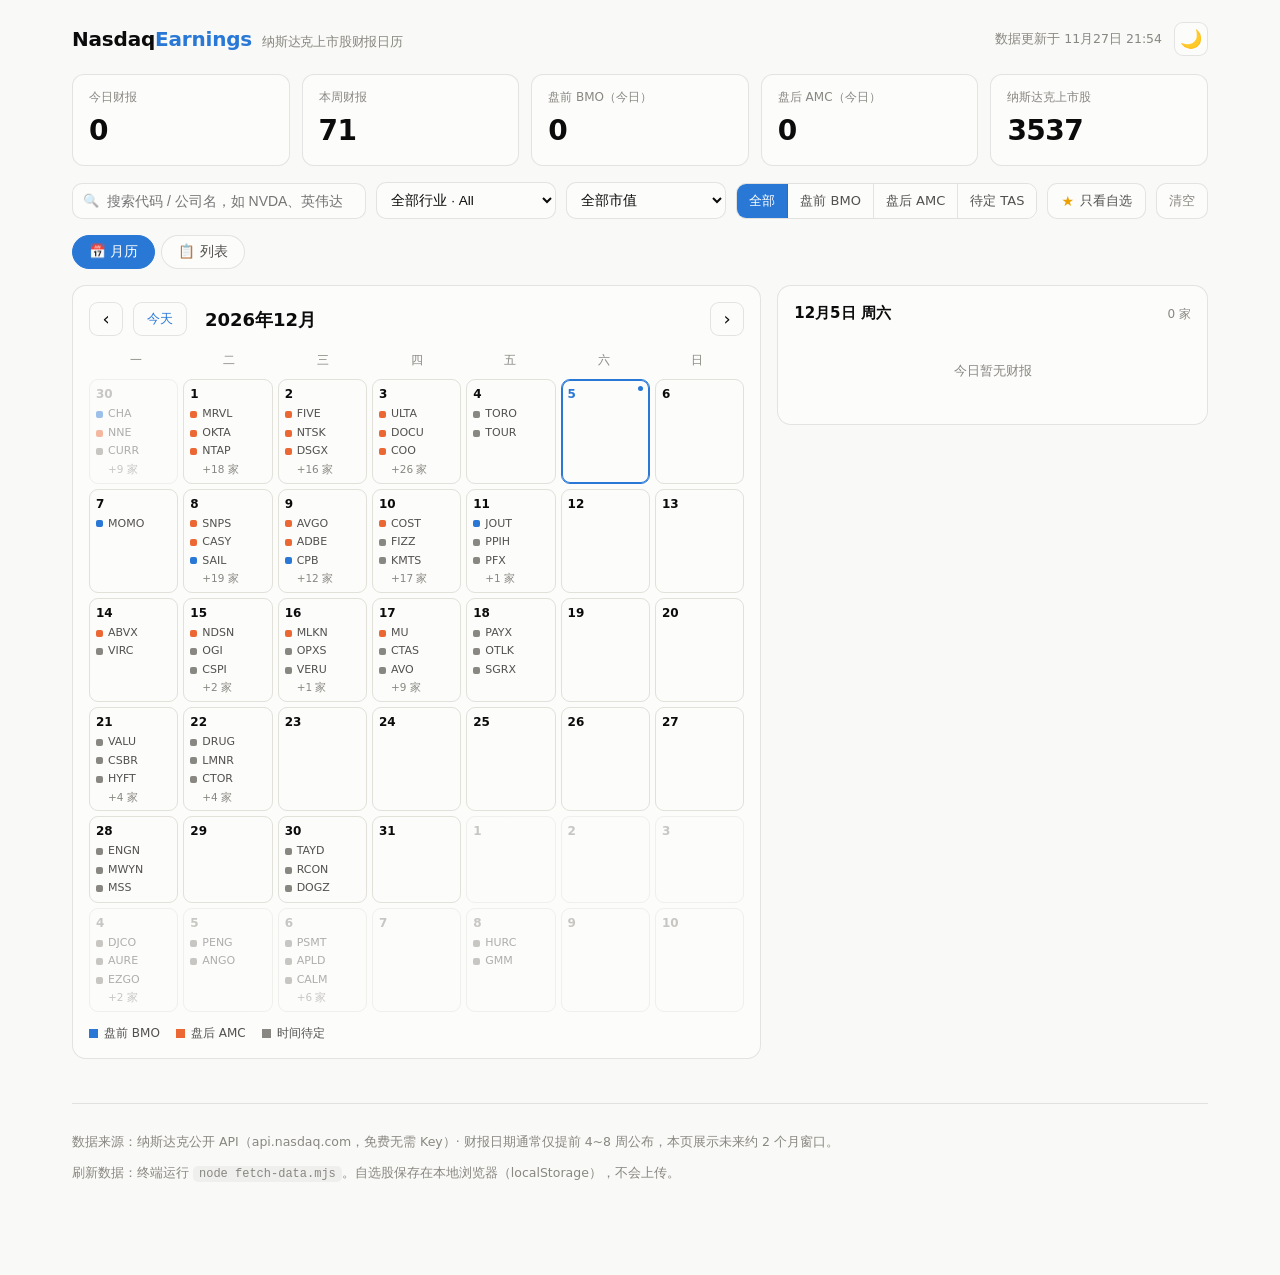
<file: index.html>
<!DOCTYPE html>
<html lang="zh-CN">
<head>
<meta charset="UTF-8">
<meta name="viewport" content="width=device-width, initial-scale=1.0">
<title>纳斯达克上市股财报日历</title>
<link rel="stylesheet" href="styles.css">
</head>
<body>

<div class="app">

  <!-- 顶栏 -->
  <header class="topbar">
    <div class="logo">Nasdaq<span>Earnings</span><em>纳斯达克上市股财报日历</em></div>
    <div class="topbar-right">
      <span class="updated" id="updatedAt"></span>
      <button class="icon-btn" id="themeToggle" title="切换明暗主题" aria-label="切换明暗主题">🌙</button>
    </div>
  </header>

  <!-- KPI 概览 -->
  <section class="kpis" id="kpis">
    <div class="kpi"><div class="k-label">今日财报</div><div class="k-val" id="kToday">–</div></div>
    <div class="kpi"><div class="k-label">本周财报</div><div class="k-val" id="kWeek">–</div></div>
    <div class="kpi"><div class="k-label">盘前 BMO（今日）</div><div class="k-val" id="kBMO">–</div></div>
    <div class="kpi"><div class="k-label">盘后 AMC（今日）</div><div class="k-val" id="kAMC">–</div></div>
    <div class="kpi"><div class="k-label">纳斯达克上市股</div><div class="k-val" id="kCover">–</div></div>
  </section>

  <!-- 筛选工具栏 -->
  <section class="toolbar">
    <div class="search">
      <span class="s-icon">🔍</span>
      <input type="text" id="searchInput" placeholder="搜索代码 / 公司名，如 NVDA、英伟达" autocomplete="off">
    </div>

    <select id="sectorSelect" class="select" title="按行业筛选">
      <option value="all">全部行业</option>
    </select>

    <select id="capSelect" class="select" title="按市值筛选">
      <option value="all">全部市值</option>
      <option value="mega">≥ $200B · 超大盘</option>
      <option value="large">$10B – 200B · 大盘</option>
      <option value="mid">$2B – 10B · 中盘</option>
      <option value="small">&lt; $2B · 小盘</option>
    </select>

    <div class="seg" id="timeSeg" title="按发布时间筛选">
      <button class="seg-btn active" data-t="all">全部</button>
      <button class="seg-btn" data-t="BMO">盘前 BMO</button>
      <button class="seg-btn" data-t="AMC">盘后 AMC</button>
      <button class="seg-btn" data-t="TAS">待定 TAS</button>
    </div>

    <button class="watch-toggle" id="watchToggle" title="只看自选股">
      <span class="star">★</span><span id="watchToggleLabel">只看自选</span>
    </button>

    <button class="clear" id="clearFilters" title="清空筛选">清空</button>
  </section>

  <!-- 视图切换 -->
  <div class="view-switch" id="viewSwitch">
    <button class="v-btn active" data-view="calendar">📅 月历</button>
    <button class="v-btn" data-view="list">📋 列表</button>
  </div>

  <!-- ============ 月历视图 ============ -->
  <section class="view" id="view-calendar">
    <div class="cal-wrap">
      <div class="cal-head">
        <button class="icon-btn" id="prevMonth" title="上月">‹</button>
        <button class="today-btn" id="todayBtn">今天</button>
        <h2 class="cal-title" id="calTitle">2026年9月</h2>
        <button class="icon-btn" id="nextMonth" title="下月">›</button>
      </div>

      <div class="cal-weekdays">
        <span>一</span><span>二</span><span>三</span><span>四</span><span>五</span><span>六</span><span>日</span>
      </div>
      <div class="cal-grid" id="calGrid"></div>

      <div class="legend">
        <span class="lg"><span class="dot bmo"></span>盘前 BMO</span>
        <span class="lg"><span class="dot amc"></span>盘后 AMC</span>
        <span class="lg"><span class="dot tas"></span>时间待定</span>
      </div>
    </div>

    <!-- 侧栏：选中日期详情 -->
    <aside class="side" id="sidePanel">
      <div class="side-head">
        <h3 id="sideDate">今日财报</h3>
        <span class="side-count" id="sideCount"></span>
      </div>
      <div class="side-list" id="sideList"></div>
    </aside>
  </section>

  <!-- ============ 列表视图 ============ -->
  <section class="view" id="view-list" hidden>
    <div class="list-view" id="listView"></div>
  </section>

  <footer class="foot">
    <p>数据来源：纳斯达克公开 API（api.nasdaq.com，免费无需 Key）· 财报日期通常仅提前 4~8 周公布，本页展示未来约 2 个月窗口。</p>
    <p>刷新数据：终端运行 <code>node fetch-data.mjs</code>。自选股保存在本地浏览器（localStorage），不会上传。</p>
  </footer>

</div>

<script src="data.js"></script>
<script src="app.js"></script>
</body>
</html>
</file>
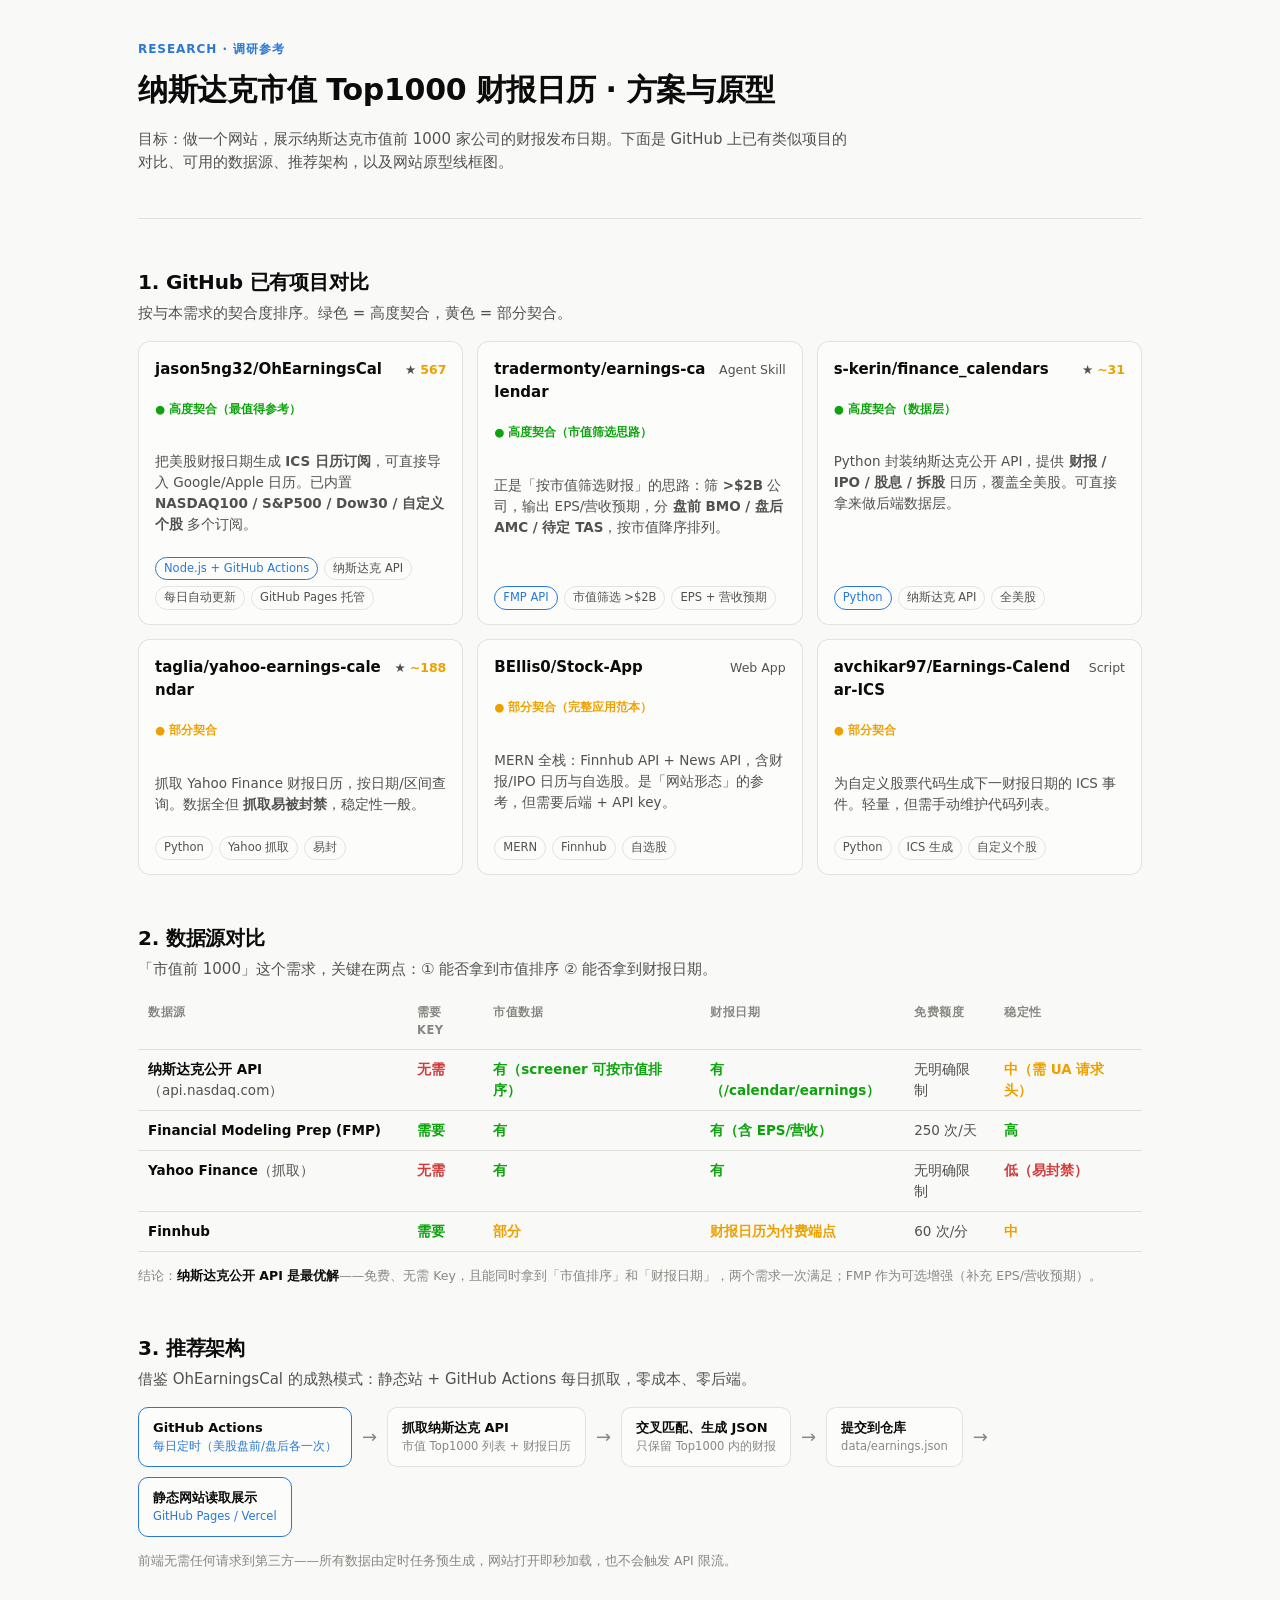
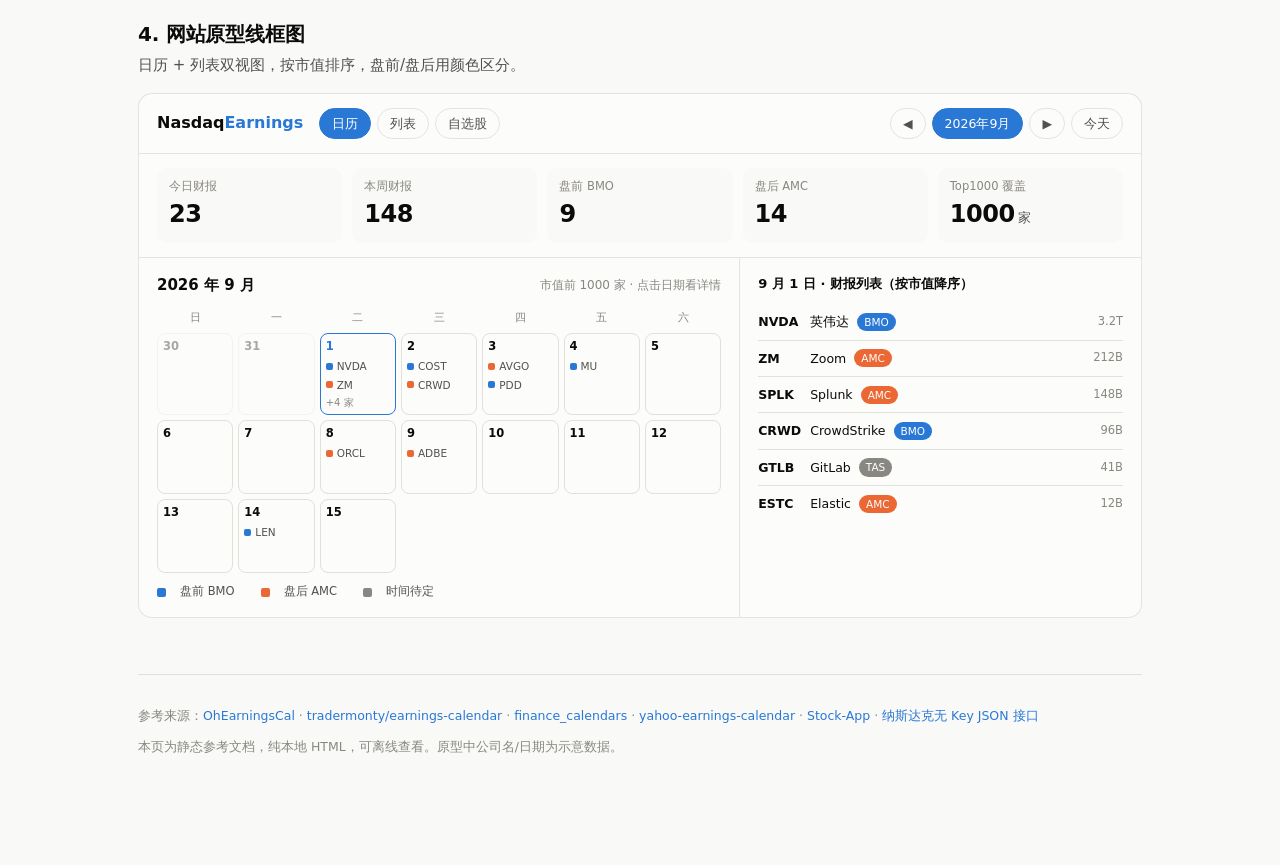
<file: reference.html>
<!DOCTYPE html>
<html lang="zh-CN">
<head>
<meta charset="UTF-8">
<meta name="viewport" content="width=device-width, initial-scale=1.0">
<title>纳斯达克 Top1000 财报日历 · 调研参考与方案</title>
<style>
  :root {
    color-scheme: light;
    --surface-1: #fcfcfb;
    --page: #f9f9f7;
    --text-primary: #0b0b0b;
    --text-secondary: #52514e;
    --muted: #898781;
    --gridline: #e1e0d9;
    --border: rgba(11,11,11,0.10);
    --series-1: #2a78d6;
    --series-2: #eb6834;
    --series-3: #1baf7a;
    --series-4: #eda100;
    --series-5: #e87ba4;
    --good: #0ca30c;
    --warning: #fab219;
    --critical: #d03b3b;
  }
  @media (prefers-color-scheme: dark) {
    :root:where(:not([data-theme="light"])) {
      color-scheme: dark;
      --surface-1: #1a1a19;
      --page: #0d0d0d;
      --text-primary: #ffffff;
      --text-secondary: #c3c2b7;
      --gridline: #2c2c2a;
      --border: rgba(255,255,255,0.10);
      --series-1: #3987e5;
      --series-2: #d95926;
      --series-3: #199e70;
      --series-4: #c98500;
      --series-5: #d55181;
    }
  }
  * { box-sizing: border-box; }
  body {
    margin: 0;
    background: var(--page);
    color: var(--text-primary);
    font-family: system-ui, -apple-system, "Segoe UI", sans-serif;
    line-height: 1.55;
    -webkit-font-smoothing: antialiased;
  }
  .wrap { max-width: 1060px; margin: 0 auto; padding: 40px 28px 96px; }
  header { border-bottom: 1px solid var(--border); padding-bottom: 28px; margin-bottom: 8px; }
  .kicker {
    font-size: 12px; letter-spacing: .08em; text-transform: uppercase;
    color: var(--series-1); font-weight: 700; margin: 0 0 8px;
  }
  h1 { font-size: 30px; margin: 0 0 10px; letter-spacing: -.01em; }
  h2 { font-size: 20px; margin: 48px 0 4px; letter-spacing: -.01em; }
  h3 { font-size: 15px; margin: 0 0 2px; }
  .sub { color: var(--text-secondary); font-size: 15px; margin: 0 0 6px; }
  .lede { color: var(--text-secondary); font-size: 15px; max-width: 720px; }
  section { margin-top: 8px; }

  /* —— 项目卡片 —— */
  .grid { display: grid; grid-template-columns: repeat(auto-fill, minmax(300px, 1fr)); gap: 14px; margin-top: 16px; }
  .card {
    background: var(--surface-1); border: 1px solid var(--border);
    border-radius: 12px; padding: 16px 16px 14px; display: flex; flex-direction: column; gap: 8px;
  }
  .card .top { display: flex; align-items: baseline; justify-content: space-between; gap: 10px; }
  .card .name { font-weight: 700; font-size: 15px; word-break: break-all; }
  .stars { flex: none; font-size: 12.5px; color: var(--text-secondary); font-variant-numeric: tabular-nums; }
  .stars b { color: var(--series-4); }
  .desc { font-size: 13.5px; color: var(--text-secondary); }
  .tags { display: flex; flex-wrap: wrap; gap: 6px; margin-top: auto; }
  .tag {
    font-size: 11.5px; padding: 2px 8px; border-radius: 999px;
    border: 1px solid var(--border); color: var(--text-secondary); background: transparent;
  }
  .tag.hl { color: var(--series-1); border-color: var(--series-1); }
  .match { font-size: 11.5px; color: var(--good); font-weight: 700; }
  .partial { font-size: 11.5px; color: var(--series-4); font-weight: 700; }

  /* —— 表格 —— */
  table { width: 100%; border-collapse: collapse; margin-top: 14px; font-size: 13.5px; }
  th, td { text-align: left; padding: 9px 10px; border-bottom: 1px solid var(--gridline); vertical-align: top; }
  th { font-size: 11.5px; letter-spacing: .05em; text-transform: uppercase; color: var(--muted); font-weight: 600; }
  td { color: var(--text-secondary); }
  td strong, td b { color: var(--text-primary); font-weight: 600; }
  .num { font-variant-numeric: tabular-nums; }
  .yes { color: var(--good); font-weight: 700; }
  .no  { color: var(--critical); font-weight: 700; }
  .mid { color: var(--series-4); font-weight: 700; }

  /* —— 推荐架构流程 —— */
  .flow { display: flex; flex-wrap: wrap; gap: 10px; align-items: center; margin-top: 16px; }
  .flow .box {
    background: var(--surface-1); border: 1px solid var(--border); border-radius: 10px;
    padding: 10px 14px; font-size: 13px; font-weight: 600;
  }
  .flow .box small { display: block; font-weight: 400; color: var(--muted); font-size: 11.5px; }
  .flow .arrow { color: var(--muted); font-size: 18px; }
  .flow .box.key { border-color: var(--series-1); }
  .flow .box.key small { color: var(--series-1); }

  /* —— 线框图 —— */
  .wireframe {
    margin-top: 16px; background: var(--surface-1); border: 1px solid var(--border);
    border-radius: 14px; overflow: hidden;
  }
  .wf-topbar { display: flex; align-items: center; gap: 16px; padding: 14px 18px; border-bottom: 1px solid var(--border); flex-wrap: wrap; }
  .wf-logo { font-weight: 800; font-size: 16px; }
  .wf-logo span { color: var(--series-1); }
  .wf-nav { display: flex; gap: 6px; flex-wrap: wrap; }
  .wf-chip { font-size: 12.5px; padding: 5px 12px; border-radius: 999px; border: 1px solid var(--border); color: var(--text-secondary); }
  .wf-chip.active { background: var(--series-1); color: #fff; border-color: var(--series-1); }
  .wf-spacer { margin-left: auto; }
  .wf-kpis { display: grid; grid-template-columns: repeat(auto-fit, minmax(150px, 1fr)); gap: 10px; padding: 14px 18px; border-bottom: 1px solid var(--border); }
  .kpi { padding: 10px 12px; border-radius: 10px; background: var(--page); }
  .kpi .label { font-size: 11.5px; color: var(--muted); }
  .kpi .val { font-size: 24px; font-weight: 800; letter-spacing: -.02em; }
  .kpi .val small { font-size: 13px; color: var(--text-secondary); font-weight: 500; }
  .wf-body { display: grid; grid-template-columns: 1.5fr 1fr; gap: 0; }
  @media (max-width: 760px) { .wf-body { grid-template-columns: 1fr; } }
  .cal { padding: 16px 18px; border-right: 1px solid var(--border); }
  .cal-head { display: flex; justify-content: space-between; align-items: center; margin-bottom: 10px; }
  .cal-head b { font-size: 15px; }
  .cal-grid { display: grid; grid-template-columns: repeat(7, 1fr); gap: 5px; }
  .cal-dow { font-size: 11px; color: var(--muted); text-align: center; padding: 2px 0; text-transform: uppercase; }
  .cal-cell {
    min-height: 74px; border: 1px solid var(--gridline); border-radius: 8px; padding: 4px 5px;
    font-size: 11px; display: flex; flex-direction: column; gap: 2px; position: relative;
  }
  .cal-cell .d { font-weight: 600; font-size: 11.5px; }
  .cal-cell.dim { opacity: .35; }
  .cal-cell.today { border-color: var(--series-1); }
  .cal-cell.today .d { color: var(--series-1); }
  .tick { display: flex; align-items: center; gap: 4px; font-size: 10.5px; color: var(--text-secondary); white-space: nowrap; overflow: hidden; }
  .dot { width: 7px; height: 7px; border-radius: 2px; flex: none; }
  .dot.bmo { background: var(--series-1); }
  .dot.amc { background: var(--series-2); }
  .dot.tas { background: var(--muted); }
  .more { color: var(--muted); font-size: 10px; }
  .list { padding: 16px 18px; }
  .list b { font-size: 13px; display: block; margin-bottom: 10px; }
  .list-row { display: flex; align-items: center; gap: 8px; padding: 8px 0; border-bottom: 1px solid var(--gridline); font-size: 12.5px; }
  .list-row:last-child { border-bottom: none; }
  .sym { font-weight: 700; min-width: 44px; }
  .mktcap { margin-left: auto; color: var(--muted); font-variant-numeric: tabular-nums; font-size: 11.5px; }
  .pill { font-size: 10.5px; padding: 1px 7px; border-radius: 999px; color: #fff; }
  .pill.bmo { background: var(--series-1); }
  .pill.amc { background: var(--series-2); }
  .pill.tas { background: var(--muted); }

  .note { font-size: 12.5px; color: var(--muted); margin-top: 14px; }
  .legend { display: flex; gap: 14px; align-items: center; font-size: 11.5px; color: var(--text-secondary); margin-top: 10px; flex-wrap: wrap; }
  .legend .dot { width: 9px; height: 9px; }
  .foot { margin-top: 56px; border-top: 1px solid var(--border); padding-top: 18px; font-size: 12.5px; color: var(--muted); }
  a { color: var(--series-1); text-decoration: none; }
  a:hover { text-decoration: underline; }
</style>
</head>
<body>
<div class="wrap">

  <header>
    <p class="kicker">Research · 调研参考</p>
    <h1>纳斯达克市值 Top1000 财报日历 · 方案与原型</h1>
    <p class="lede">目标：做一个网站，展示纳斯达克市值前 1000 家公司的财报发布日期。下面是 GitHub 上已有类似项目的对比、可用的数据源、推荐架构，以及网站原型线框图。</p>
  </header>

  <!-- ============ 第一部分：GitHub 已有项目 ============ -->
  <section>
    <h2>1. GitHub 已有项目对比</h2>
    <p class="sub">按与本需求的契合度排序。绿色 = 高度契合，黄色 = 部分契合。</p>
    <div class="grid">

      <div class="card">
        <div class="top"><span class="name">jason5ng32/OhEarningsCal</span><span class="stars">★ <b>567</b></span></div>
        <p class="match">● 高度契合（最值得参考）</p>
        <p class="desc">把美股财报日期生成 <b>ICS 日历订阅</b>，可直接导入 Google/Apple 日历。已内置 <b>NASDAQ100 / S&P500 / Dow30 / 自定义个股</b> 多个订阅。</p>
        <div class="tags">
          <span class="tag hl">Node.js + GitHub Actions</span>
          <span class="tag">纳斯达克 API</span>
          <span class="tag">每日自动更新</span>
          <span class="tag">GitHub Pages 托管</span>
        </div>
      </div>

      <div class="card">
        <div class="top"><span class="name">tradermonty/earnings-calendar</span><span class="stars">Agent Skill</span></div>
        <p class="match">● 高度契合（市值筛选思路）</p>
        <p class="desc">正是「按市值筛选财报」的思路：筛 <b>&gt;$2B</b> 公司，输出 EPS/营收预期，分 <b>盘前 BMO / 盘后 AMC / 待定 TAS</b>，按市值降序排列。</p>
        <div class="tags">
          <span class="tag hl">FMP API</span>
          <span class="tag">市值筛选 &gt;$2B</span>
          <span class="tag">EPS + 营收预期</span>
        </div>
      </div>

      <div class="card">
        <div class="top"><span class="name">s-kerin/finance_calendars</span><span class="stars">★ <b>~31</b></span></div>
        <p class="match">● 高度契合（数据层）</p>
        <p class="desc">Python 封装纳斯达克公开 API，提供 <b>财报 / IPO / 股息 / 拆股</b> 日历，覆盖全美股。可直接拿来做后端数据层。</p>
        <div class="tags"><span class="tag hl">Python</span><span class="tag">纳斯达克 API</span><span class="tag">全美股</span></div>
      </div>

      <div class="card">
        <div class="top"><span class="name">taglia/yahoo-earnings-calendar</span><span class="stars">★ <b>~188</b></span></div>
        <p class="partial">● 部分契合</p>
        <p class="desc">抓取 Yahoo Finance 财报日历，按日期/区间查询。数据全但 <b>抓取易被封禁</b>，稳定性一般。</p>
        <div class="tags"><span class="tag">Python</span><span class="tag">Yahoo 抓取</span><span class="tag">易封</span></div>
      </div>

      <div class="card">
        <div class="top"><span class="name">BEllis0/Stock-App</span><span class="stars">Web App</span></div>
        <p class="partial">● 部分契合（完整应用范本）</p>
        <p class="desc">MERN 全栈：Finnhub API + News API，含财报/IPO 日历与自选股。是「网站形态」的参考，但需要后端 + API key。</p>
        <div class="tags"><span class="tag">MERN</span><span class="tag">Finnhub</span><span class="tag">自选股</span></div>
      </div>

      <div class="card">
        <div class="top"><span class="name">avchikar97/Earnings-Calendar-ICS</span><span class="stars">Script</span></div>
        <p class="partial">● 部分契合</p>
        <p class="desc">为自定义股票代码生成下一财报日期的 ICS 事件。轻量，但需手动维护代码列表。</p>
        <div class="tags"><span class="tag">Python</span><span class="tag">ICS 生成</span><span class="tag">自定义个股</span></div>
      </div>

    </div>
  </section>

  <!-- ============ 第二部分：数据源 ============ -->
  <section>
    <h2>2. 数据源对比</h2>
    <p class="sub">「市值前 1000」这个需求，关键在两点：① 能否拿到市值排序 ② 能否拿到财报日期。</p>
    <table>
      <thead>
        <tr><th>数据源</th><th>需要 Key</th><th>市值数据</th><th>财报日期</th><th>免费额度</th><th>稳定性</th></tr>
      </thead>
      <tbody>
        <tr>
          <td><b>纳斯达克公开 API</b>（api.nasdaq.com）</td>
          <td class="no">无需</td>
          <td class="yes">有（screener 可按市值排序）</td>
          <td class="yes">有（/calendar/earnings）</td>
          <td>无明确限制</td>
          <td class="mid">中（需 UA 请求头）</td>
        </tr>
        <tr>
          <td><b>Financial Modeling Prep (FMP)</b></td>
          <td class="yes">需要</td>
          <td class="yes">有</td>
          <td class="yes">有（含 EPS/营收）</td>
          <td>250 次/天</td>
          <td class="yes">高</td>
        </tr>
        <tr>
          <td><b>Yahoo Finance</b>（抓取）</td>
          <td class="no">无需</td>
          <td class="yes">有</td>
          <td class="yes">有</td>
          <td>无明确限制</td>
          <td class="no">低（易封禁）</td>
        </tr>
        <tr>
          <td><b>Finnhub</b></td>
          <td class="yes">需要</td>
          <td class="mid">部分</td>
          <td class="mid">财报日历为付费端点</td>
          <td>60 次/分</td>
          <td class="mid">中</td>
        </tr>
      </tbody>
    </table>
    <p class="note">结论：<b style="color:var(--text-primary)">纳斯达克公开 API 是最优解</b>——免费、无需 Key，且能同时拿到「市值排序」和「财报日期」，两个需求一次满足；FMP 作为可选增强（补充 EPS/营收预期）。</p>
  </section>

  <!-- ============ 第三部分：推荐架构 ============ -->
  <section>
    <h2>3. 推荐架构</h2>
    <p class="sub">借鉴 OhEarningsCal 的成熟模式：静态站 + GitHub Actions 每日抓取，零成本、零后端。</p>
    <div class="flow">
      <div class="box key">GitHub Actions<br><small>每日定时（美股盘前/盘后各一次）</small></div>
      <span class="arrow">→</span>
      <div class="box">抓取纳斯达克 API<br><small>市值 Top1000 列表 + 财报日历</small></div>
      <span class="arrow">→</span>
      <div class="box">交叉匹配、生成 JSON<br><small>只保留 Top1000 内的财报</small></div>
      <span class="arrow">→</span>
      <div class="box">提交到仓库<br><small>data/earnings.json</small></div>
      <span class="arrow">→</span>
      <div class="box key">静态网站读取展示<br><small>GitHub Pages / Vercel</small></div>
    </div>
    <p class="note">前端无需任何请求到第三方——所有数据由定时任务预生成，网站打开即秒加载，也不会触发 API 限流。</p>
  </section>

  <!-- ============ 第四部分：网站原型线框图 ============ -->
  <section>
    <h2>4. 网站原型线框图</h2>
    <p class="sub">日历 + 列表双视图，按市值排序，盘前/盘后用颜色区分。</p>

    <div class="wireframe">
      <div class="wf-topbar">
        <div class="wf-logo">Nasdaq<span>Earnings</span></div>
        <div class="wf-nav">
          <span class="wf-chip active">日历</span>
          <span class="wf-chip">列表</span>
          <span class="wf-chip">自选股</span>
        </div>
        <div class="wf-spacer"></div>
        <div class="wf-nav">
          <span class="wf-chip">◀</span>
          <span class="wf-chip active">2026年9月</span>
          <span class="wf-chip">▶</span>
          <span class="wf-chip">今天</span>
        </div>
      </div>

      <div class="wf-kpis">
        <div class="kpi"><div class="label">今日财报</div><div class="val">23</div></div>
        <div class="kpi"><div class="label">本周财报</div><div class="val">148</div></div>
        <div class="kpi"><div class="label">盘前 BMO</div><div class="val">9</div></div>
        <div class="kpi"><div class="label">盘后 AMC</div><div class="val">14</div></div>
        <div class="kpi"><div class="label">Top1000 覆盖</div><div class="val">1000<small> 家</small></div></div>
      </div>

      <div class="wf-body">
        <div class="cal">
          <div class="cal-head"><b>2026 年 9 月</b><span style="color:var(--muted);font-size:12px">市值前 1000 家 · 点击日期看详情</span></div>
          <div class="cal-grid">
            <div class="cal-dow">日</div><div class="cal-dow">一</div><div class="cal-dow">二</div><div class="cal-dow">三</div><div class="cal-dow">四</div><div class="cal-dow">五</div><div class="cal-dow">六</div>
            <div class="cal-cell dim"><span class="d">30</span></div>
            <div class="cal-cell dim"><span class="d">31</span></div>
            <div class="cal-cell today"><span class="d">1</span>
              <span class="tick"><span class="dot bmo"></span>NVDA</span>
              <span class="tick"><span class="dot amc"></span>ZM</span>
              <span class="more">+4 家</span>
            </div>
            <div class="cal-cell"><span class="d">2</span>
              <span class="tick"><span class="dot bmo"></span>COST</span>
              <span class="tick"><span class="dot amc"></span>CRWD</span>
            </div>
            <div class="cal-cell"><span class="d">3</span>
              <span class="tick"><span class="dot amc"></span>AVGO</span>
              <span class="tick"><span class="dot bmo"></span>PDD</span>
            </div>
            <div class="cal-cell"><span class="d">4</span>
              <span class="tick"><span class="dot bmo"></span>MU</span>
            </div>
            <div class="cal-cell"><span class="d">5</span></div>
            <div class="cal-cell"><span class="d">6</span></div>
            <div class="cal-cell"><span class="d">7</span></div>
            <div class="cal-cell"><span class="d">8</span>
              <span class="tick"><span class="dot amc"></span>ORCL</span>
            </div>
            <div class="cal-cell"><span class="d">9</span>
              <span class="tick"><span class="dot amc"></span>ADBE</span>
            </div>
            <div class="cal-cell"><span class="d">10</span></div>
            <div class="cal-cell"><span class="d">11</span></div>
            <div class="cal-cell"><span class="d">12</span></div>
            <div class="cal-cell"><span class="d">13</span></div>
            <div class="cal-cell"><span class="d">14</span>
              <span class="tick"><span class="dot bmo"></span>LEN</span>
            </div>
            <div class="cal-cell"><span class="d">15</span></div>
          </div>
          <div class="legend">
            <span class="dot bmo"></span>盘前 BMO　<span class="dot amc"></span>盘后 AMC　<span class="dot tas"></span>时间待定
          </div>
        </div>

        <div class="list">
          <b>9 月 1 日 · 财报列表（按市值降序）</b>
          <div class="list-row"><span class="sym">NVDA</span> 英伟达 <span class="pill bmo">BMO</span><span class="mktcap">3.2T</span></div>
          <div class="list-row"><span class="sym">ZM</span> Zoom <span class="pill amc">AMC</span><span class="mktcap">212B</span></div>
          <div class="list-row"><span class="sym">SPLK</span> Splunk <span class="pill amc">AMC</span><span class="mktcap">148B</span></div>
          <div class="list-row"><span class="sym">CRWD</span> CrowdStrike <span class="pill bmo">BMO</span><span class="mktcap">96B</span></div>
          <div class="list-row"><span class="sym">GTLB</span> GitLab <span class="pill tas">TAS</span><span class="mktcap">41B</span></div>
          <div class="list-row"><span class="sym">ESTC</span> Elastic <span class="pill amc">AMC</span><span class="mktcap">12B</span></div>
        </div>
      </div>
    </div>
  </section>

  <div class="foot">
    <p>参考来源：<a href="https://github.com/jason5ng32/OhEarningsCal">OhEarningsCal</a> ·
    <a href="https://github.com/tradermonty/claude-trading-skills/blob/main/docs/en/skills/earnings-calendar.md">tradermonty/earnings-calendar</a> ·
    <a href="https://github.com/s-kerin/finance_calendars">finance_calendars</a> ·
    <a href="https://github.com/taglia/yahoo-earnings-calendar">yahoo-earnings-calendar</a> ·
    <a href="https://github.com/BEllis0/Stock-App">Stock-App</a> ·
    <a href="https://dev.to/scrapemint/get-a-stock-earnings-calendar-as-clean-json-earnings-dividends-ipos-splits-47g7">纳斯达克无 Key JSON 接口</a></p>
    <p>本页为静态参考文档，纯本地 HTML，可离线查看。原型中公司名/日期为示意数据。</p>
  </div>

</div>
</body>
</html>
</file>
<file: styles.css>
/* ===== 主题令牌（明/暗）===== */
:root {
  color-scheme: light;
  --surface-1: #fcfcfb;
  --page: #f9f9f7;
  --text-primary: #0b0b0b;
  --text-secondary: #52514e;
  --muted: #898781;
  --gridline: #e1e0d9;
  --baseline: #c3c2b7;
  --border: rgba(11, 11, 11, 0.10);
  --bmo: #2a78d6;   /* 盘前 = 蓝 */
  --amc: #eb6834;   /* 盘后 = 橙 */
  --tas: #898781;   /* 待定 = 灰 */
  --accent: #2a78d6;
  --good: #0ca30c;
  --star: #eda100;
  --hover: rgba(11, 11, 11, 0.04);
}
:root[data-theme="dark"] {
  color-scheme: dark;
  --surface-1: #1a1a19;
  --page: #0d0d0d;
  --text-primary: #ffffff;
  --text-secondary: #c3c2b7;
  --muted: #898781;
  --gridline: #2c2c2a;
  --baseline: #383835;
  --border: rgba(255, 255, 255, 0.10);
  --bmo: #3987e5;
  --amc: #d95926;
  --tas: #898781;
  --accent: #3987e5;
  --good: #0ca30c;
  --star: #c98500;
  --hover: rgba(255, 255, 255, 0.06);
}

* { box-sizing: border-box; }
html, body { margin: 0; padding: 0; }
[hidden] { display: none !important; }
body {
  background: var(--page);
  color: var(--text-primary);
  font-family: system-ui, -apple-system, "Segoe UI", "PingFang SC", "Microsoft YaHei", sans-serif;
  line-height: 1.5;
  -webkit-font-smoothing: antialiased;
}
.app { max-width: 1180px; margin: 0 auto; padding: 22px 22px 80px; }

/* ===== 顶栏 ===== */
.topbar { display: flex; align-items: center; justify-content: space-between; flex-wrap: wrap; gap: 12px; }
.logo { font-size: 20px; font-weight: 800; letter-spacing: -.01em; }
.logo span { color: var(--accent); }
.logo em { font-style: normal; font-weight: 500; font-size: 13px; color: var(--muted); margin-left: 10px; }
.topbar-right { display: flex; align-items: center; gap: 12px; }
.updated { font-size: 12.5px; color: var(--muted); }

/* ===== 通用按钮 ===== */
button { font-family: inherit; cursor: pointer; }
.icon-btn {
  background: var(--surface-1); border: 1px solid var(--border); color: var(--text-primary);
  width: 34px; height: 34px; border-radius: 9px; font-size: 18px; line-height: 1;
  display: inline-flex; align-items: center; justify-content: center; transition: background .15s;
}
.icon-btn:hover { background: var(--hover); }

/* ===== KPI ===== */
.kpis { display: grid; grid-template-columns: repeat(auto-fit, minmax(150px, 1fr)); gap: 12px; margin-top: 18px; }
.kpi { background: var(--surface-1); border: 1px solid var(--border); border-radius: 12px; padding: 13px 16px; }
.k-label { font-size: 12px; color: var(--muted); margin-bottom: 4px; }
.k-val { font-size: 28px; font-weight: 800; letter-spacing: -.02em; font-variant-numeric: tabular-nums; }

/* ===== 筛选工具栏 ===== */
.toolbar { display: flex; flex-wrap: wrap; align-items: center; gap: 10px; margin-top: 16px; }
.search { position: relative; flex: 1 1 220px; min-width: 200px; }
.search .s-icon { position: absolute; left: 11px; top: 50%; transform: translateY(-50%); font-size: 13px; opacity: .55; }
.search input {
  width: 100%; padding: 9px 12px 9px 34px; border-radius: 10px;
  border: 1px solid var(--border); background: var(--surface-1); color: var(--text-primary);
  font-size: 14px; outline: none;
}
.search input:focus { border-color: var(--accent); }
.select {
  padding: 9px 10px; border-radius: 10px; border: 1px solid var(--border);
  background: var(--surface-1); color: var(--text-primary); font-size: 13.5px; outline: none; max-width: 180px;
}
.seg { display: flex; border: 1px solid var(--border); border-radius: 10px; overflow: hidden; }
.seg-btn {
  padding: 8px 12px; font-size: 13px; border: none; background: var(--surface-1); color: var(--text-secondary);
  border-right: 1px solid var(--border);
}
.seg-btn:last-child { border-right: none; }
.seg-btn:hover { background: var(--hover); }
.seg-btn.active { background: var(--accent); color: #fff; }
.seg-btn[data-t="BMO"].active { background: var(--bmo); }
.seg-btn[data-t="AMC"].active { background: var(--amc); }
.seg-btn[data-t="TAS"].active { background: var(--tas); }

.watch-toggle {
  display: inline-flex; align-items: center; gap: 6px; padding: 8px 13px; border-radius: 10px;
  border: 1px solid var(--border); background: var(--surface-1); color: var(--text-secondary); font-size: 13px;
}
.watch-toggle .star { color: var(--star); font-size: 14px; }
.watch-toggle.on { border-color: var(--star); color: var(--text-primary); background: var(--hover); }
.clear { padding: 8px 12px; border-radius: 10px; border: 1px solid var(--border); background: var(--surface-1); color: var(--muted); font-size: 13px; }
.clear:hover { color: var(--text-primary); }

/* ===== 视图切换 ===== */
.view-switch { display: flex; gap: 6px; margin-top: 16px; }
.v-btn {
  padding: 7px 16px; border-radius: 999px; border: 1px solid var(--border);
  background: var(--surface-1); color: var(--text-secondary); font-size: 13.5px;
}
.v-btn.active { background: var(--accent); color: #fff; border-color: var(--accent); }

/* ===== 月历布局 ===== */
#view-calendar { display: grid; grid-template-columns: 1.6fr 1fr; gap: 16px; margin-top: 16px; align-items: start; }
@media (max-width: 880px) { #view-calendar { grid-template-columns: 1fr; } }

.cal-wrap { background: var(--surface-1); border: 1px solid var(--border); border-radius: 14px; padding: 16px; }
.cal-head { display: flex; align-items: center; gap: 10px; margin-bottom: 12px; }
.cal-title { font-size: 18px; font-weight: 700; margin: 0 8px; flex: 1; }
.today-btn { padding: 7px 13px; border-radius: 9px; border: 1px solid var(--border); background: var(--surface-1); color: var(--accent); font-size: 13px; }
.today-btn:hover { background: var(--hover); }

.cal-weekdays { display: grid; grid-template-columns: repeat(7, 1fr); margin-bottom: 6px; }
.cal-weekdays span { text-align: center; font-size: 11.5px; color: var(--muted); padding: 4px 0; text-transform: uppercase; }
.cal-grid { display: grid; grid-template-columns: repeat(7, 1fr); gap: 5px; }

.day-cell {
  min-height: 86px; border: 1px solid var(--gridline); border-radius: 9px; padding: 5px 6px;
  display: flex; flex-direction: column; gap: 2px; cursor: pointer; background: transparent;
  transition: border-color .12s, background .12s; position: relative; overflow: hidden;
}
.day-cell:hover { border-color: var(--baseline); }
.day-cell .d { font-weight: 600; font-size: 12px; color: var(--text-primary); margin-bottom: 1px; }
.day-cell.other .d { color: var(--muted); }
.day-cell.empty { cursor: default; }
.day-cell.other { opacity: .45; }
.day-cell.selected { border-color: var(--accent); box-shadow: 0 0 0 1px var(--accent) inset; }
.day-cell.today .d { color: var(--accent); }
.day-cell.today::after { content: ""; position: absolute; top: 6px; right: 6px; width: 5px; height: 5px; border-radius: 50%; background: var(--accent); }
.tick { display: flex; align-items: center; gap: 5px; font-size: 11px; color: var(--text-secondary); white-space: nowrap; overflow: hidden; text-overflow: ellipsis; }
.tick .dot { width: 7px; height: 7px; border-radius: 2px; flex: none; }
.dot.bmo { background: var(--bmo); }
.dot.amc { background: var(--amc); }
.dot.tas { background: var(--tas); }
.more { font-size: 10.5px; color: var(--muted); padding-left: 12px; }

.legend { display: flex; flex-wrap: wrap; gap: 16px; margin-top: 12px; font-size: 12px; color: var(--text-secondary); }
.lg { display: inline-flex; align-items: center; gap: 6px; }
.lg .dot { width: 9px; height: 9px; }

/* ===== 侧栏 ===== */
.side { background: var(--surface-1); border: 1px solid var(--border); border-radius: 14px; padding: 16px; position: sticky; top: 16px; }
.side-head { display: flex; align-items: baseline; justify-content: space-between; margin-bottom: 8px; }
.side-head h3 { font-size: 15px; margin: 0; }
.side-count { font-size: 12px; color: var(--muted); }
.side-list { display: flex; flex-direction: column; }

.earn-row { display: flex; align-items: center; gap: 9px; padding: 10px 4px; border-bottom: 1px solid var(--gridline); }
.earn-row:last-child { border-bottom: none; }
.earn-row .star-btn { border: none; background: none; color: var(--muted); font-size: 16px; padding: 0; line-height: 1; flex: none; }
.earn-row .star-btn.on { color: var(--star); }
.earn-row .sym { font-weight: 700; min-width: 46px; font-size: 13.5px; color: var(--accent); }
.earn-row .sym a { color: inherit; text-decoration: none; }
.earn-row .sym a:hover { text-decoration: underline; }
.earn-row .nm { flex: 1; min-width: 0; overflow: hidden; text-overflow: ellipsis; white-space: nowrap; font-size: 13px; color: var(--text-primary); }
.earn-row .meta { font-size: 11px; color: var(--muted); margin-top: 1px; }
.pill { font-size: 10.5px; padding: 2px 8px; border-radius: 999px; color: #fff; flex: none; font-weight: 600; }
.pill.BMO { background: var(--bmo); }
.pill.AMC { background: var(--amc); }
.pill.TAS { background: var(--tas); }
.mktcap { font-size: 11.5px; color: var(--muted); font-variant-numeric: tabular-nums; flex: none; text-align: right; }

.empty-hint { color: var(--muted); font-size: 13px; text-align: center; padding: 28px 12px; }

/* ===== 列表视图 ===== */
.list-view { margin-top: 16px; display: flex; flex-direction: column; gap: 16px; }
.date-group { background: var(--surface-1); border: 1px solid var(--border); border-radius: 14px; overflow: hidden; }
.date-group-head {
  display: flex; align-items: baseline; gap: 10px; padding: 12px 16px; border-bottom: 1px solid var(--gridline);
  background: var(--hover); cursor: pointer;
}
.date-group-head h3 { margin: 0; font-size: 15px; }
.date-group-head .wd { font-size: 12.5px; color: var(--muted); }
.date-group-head .cnt { margin-left: auto; font-size: 12px; color: var(--muted); }
.date-group .earn-row { margin: 0 12px; }

/* ===== 页脚 ===== */
.foot { margin-top: 44px; border-top: 1px solid var(--border); padding-top: 16px; font-size: 12.5px; color: var(--muted); }
.foot code { background: var(--hover); padding: 1px 6px; border-radius: 5px; font-size: 12px; }
</file>
